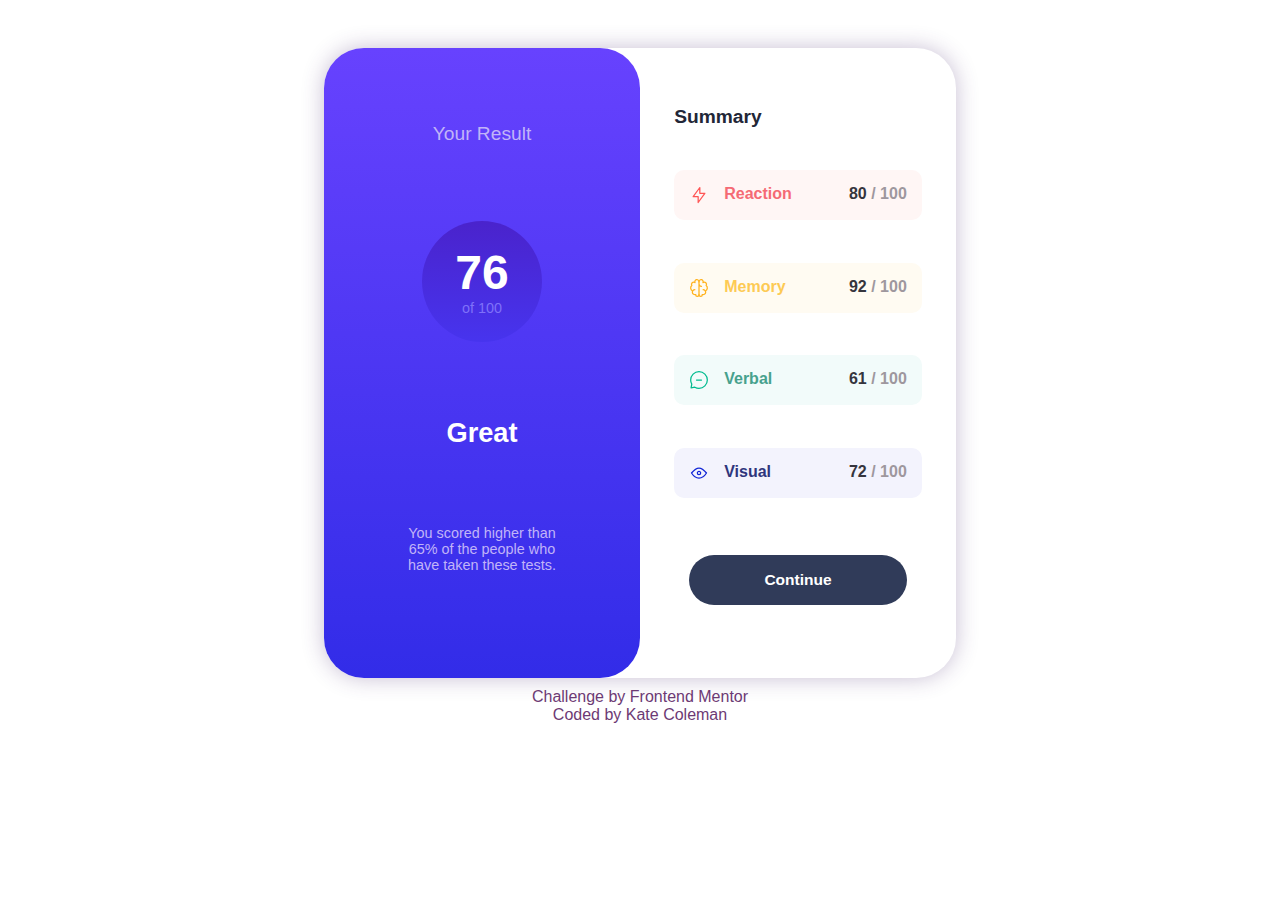
<file: index.html>
<!DOCTYPE html>
<html lang="en">
  <head>
    <meta charset="UTF-8" />
    <meta name="viewport" content="width=device-width, initial-scale=1.0" />
    <!-- displays site properly based on user's device -->

    <link
      rel="icon"
      type="image/png"
      sizes="32x32"
      href="./assets/images/favicon-32x32.png"
    />
    <link rel="stylesheet" href="styles.css" />
    <title>Frontend Mentor | Results summary component</title>
  </head>
  <body>
    <div id="content-box">
      <div id="result-box">
        <div class="font-1">Your Result</div>
        <div id="score-circle">
          <div id="result">76</div>
          <div class="font-2">of 100</div>
        </div>
        <div class="desc">Great</div>
        <div id="result-subtext" class="font-1">
          You scored higher than 65% of the people who have taken these tests.
        </div>
      </div>
      <div id="summary-box">
        <div class="summary">Summary</div>
        <div id="reaction">
          <img src="./assets/images/icon-reaction.svg" /><span
            class="reaction-text"
            >Reaction</span
          >
          <span class="number-color-1">80</span><span>&nbsp;</span
          ><span class="number-color-2">/ 100</span>
        </div>
        <div id="memory">
          <img src="./assets/images/icon-memory.svg" /><span class="memory-text"
            >Memory</span
          >
          <span class="number-color-1">92</span><span>&nbsp;</span
          ><span class="number-color-2">/ 100</span>
        </div>
        <div id="verbal">
          <img src="./assets/images/icon-verbal.svg" /><span class="verbal-text"
            >Verbal</span
          >
          <span class="verbal-num"
            ><span class="number-color-1">61</span><span>&nbsp;</span
            ><span class="number-color-2">/ 100</span></span
          >
        </div>
        <div id="visual">
          <img src="./assets/images/icon-visual.svg" /><span class="visual-text"
            >Visual</span
          >
          <span class="number-color-1">72</span><span>&nbsp;</span
          ><span class="number-color-2"> / 100</span>
        </div>
        <button
          type="submit"
          class="continue-button"
          onclick="javascript:window.open('page2.html', '_blank')"
        >
          Continue
        </button>
      </div>
    </div>
    <div class="attribution">
      Challenge by
      <a href="https://www.frontendmentor.io?ref=challenge" target="_blank"
        >Frontend Mentor</a
      >
      <br />
      Coded by
      <a
        href="https://www.frontendmentor.io/profile/tabbycoleman"
        target="_blank"
        >Kate Coleman</a
      >
    </div>
  </body>
</html>
</file>
<file: styles.css>
@media (min-width: 955px) {
  #content-box {
    max-width: 50%;
  }
}

@media (max-width: 500px) {
  body #content-box {
    flex-direction: column;
    height: 100%;
    margin-top: 0;
  }

  body #score-circle {
    width: 120px;
    height: 120px;
  }

  body #result-box {
    flex-direction: column;
    width: 100%;
    height: 350px;
  }

  body #summary-box {
    flex-direction: column;
    margin-left: 10px;
    margin-right: 10px;
  }

  #reaction {
    margin-bottom: 15px;
  }

  #memory {
    margin-bottom: 15px;
  }

  #verbal {
    margin-bottom: 15px;
  }

  body #reaction,
  body #memory,
  body #visual,
  body #verbal {
    width: 90%;
  }

  body .reaction-text {
    flex-grow: 1;
  }

  body .memory-text {
    flex-grow: 1;
  }

  body .verbal-text {
    flex-grow: 1;
  }

  body .visual-text {
    flex-grow: 1;
  }

  .summary {
    padding-bottom: 10px;
  }
}

:root {
  --font-color1: #c1b4f8;
  --font-color2: #7f71f9;
}

body {
  background-color: white;
  background-size: 100%;
  display: flex;
  flex-direction: column;
  align-items: center;
  font-family: "Hanken Grotesk", sans-serif;
}

.font-1 {
  color: var(--font-color1);
}

.font-2 {
  color: var(--font-color2);
  font-size: 0.9rem;
}

.desc {
  font-size: 1.7rem;
  font-weight: bold;
}

#content-box {
  background-color: white;
  height: 70vh;
  width: 100%;
  margin-top: 40px;
  border-radius: 40px;
  display: flex;
  flex-direction: row;
  box-shadow: 0px 0px 22px rgba(71, 39, 110, 0.3);
}

#result-box {
  color: white;
  text-align: center;
  background: linear-gradient(#6742fe, #322ce8);
  width: 50%;
  border-radius: 40px;
  display: flex;
  flex-direction: column;
  justify-content: space-evenly;
  font-size: 1.2rem;
}

#result {
  font-size: 3rem;
  font-weight: bold;
}

#score-circle {
  display: flex;
  flex-direction: column;
  margin: 0 auto;
  justify-content: center;
  background: linear-gradient(#4a23cc, #4734ee);
  height: 120px;
  width: 120px;
  border-radius: 100%;
  padding-bottom: 1px;
}

#result-subtext {
  font-size: 0.9rem;
  padding-left: 70px;
  padding-right: 70px;
  margin-bottom: 30px;
}

#summary-box {
  display: flex;
  flex-direction: column;
  margin: 0 auto;
  justify-content: space-evenly;
  padding: 15px;
}

.summary {
  font-weight: bold;
  color: #222637;
  font-size: 1.2rem;
}

#summary-box img {
  padding-right: 15px;
}

#reaction,
#memory,
#visual,
#verbal {
  border-radius: 10px;
  padding: 15px;
  display: flex;
  width: 17vw;
}

.reaction-text,
.memory-text,
.visual-text,
.verbal-text {
  font-weight: bold;
  flex-grow: 1;
}

#reaction {
  background-color: #fff6f5;
}

.reaction-text {
  color: #f56a74;
}

#memory {
  background-color: #fffbf2;
}

.memory-text {
  color: #fdca54;
}

#visual {
  background-color: #f3f3fd;
}

.visual-text {
  color: #2f357c;
}

#verbal {
  background-color: #f2fbfa;
}

.verbal-text {
  color: #47a18d;
}

.continue-button {
  background-color: #303b59;
  color: white;
  height: 50px;
  font-weight: bold;
  font-size: 0.97rem;
  border-radius: 30px;
  border: none;
  margin: 15px;
}

.continue-button:hover {
  background: linear-gradient(#6542ff, #342be7);
}

.number-color-1 {
  color: #35353d;
  font-weight: bold;
}

.number-color-2 {
  color: #9e979e;
  font-weight: bold;
}

.attribution {
  color: #6d3a74;
  text-align: center;
  padding: 10px;
}

.attribution a {
  color: #6d3a74;
  text-decoration: none;
}
</file>
